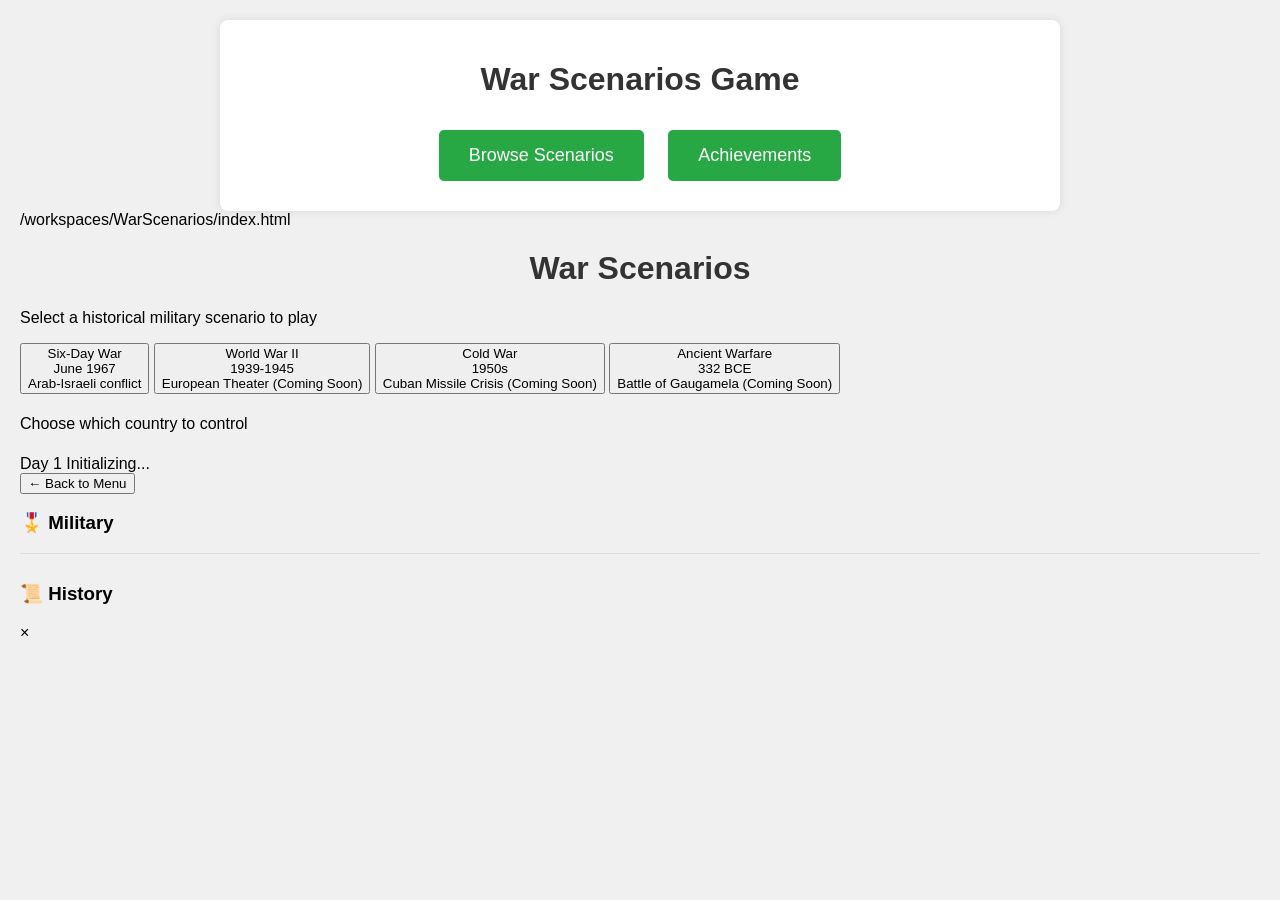
<file: index.html>
<!DOCTYPE html>
<html lang="en">
<head>
    <meta charset="UTF-8">
    <meta name="viewport" content="width=device-width, initial-scale=1.0">
    <title>Six Day War Text Adventure</title>
    <link rel="stylesheet" href="styles.css">
</head>
<body>
    <div id="game-container">
        <h1 id="title">War Scenarios Game</h1>
        <div id="main-menu">
            <button id="browse-scenarios">Browse Scenarios</button>
            <button id="achievements">Achievements</button>
        </div>
        <div id="scenarios-view" style="display: none;">
            <h2>Scenarios</h2>
            <input type="text" id="scenario-search" placeholder="Search scenarios...">
            <div id="scenario-list">
                <div class="scenario-item" data-scenario="sixDayWar">
                    <h3>Six Day War (1967)</h3>
                    <p>Experience the tense lead-up to the 1967 Arab-Israeli war as Israel's Prime Minister.</p>
                    <button class="start-scenario">Start</button>
                </div>
            </div>
        </div>
        <div id="achievements-view" style="display: none;">
            <h2>Achievements</h2>
            <div id="achievements-list">
                <!-- Achievements will be populated here -->
            </div>
        </div>
        <div id="game-ui" style="display: none;">
            <div id="story"></div>
            <div id="turn-info"></div>
            <div id="actions"></div>
            <button id="toggle-debug" style="margin-top: 20px; padding: 8px 12px;">Show Debug</button>
            <div id="debug-panel" style="display: none; margin-top: 20px; background: #f5f5f5; border: 1px solid #ccc; padding: 10px; max-height: 200px; overflow-y: auto; font-family: monospace; font-size: 12px;">
                <h4>Debug Log:</h4>
                <div id="debug-log"></div>
            </div>
        </div>
    </div>
    <script src="scenarios/scenarioManager.js"></script>
    <script src="scenarios/sixDayWar.js"></script>
    <script src="game.js"></script>
</body>
</html></content>
<parameter name="filePath">/workspaces/WarScenarios/index.html<!DOCTYPE html>
<html lang="en">
<head>
    <meta charset="UTF-8">
    <meta name="viewport" content="width=device-width, initial-scale=1.0">
    <title>War Scenarios - Strategic Game</title>
    <link rel="stylesheet" href="styles.css">
</head>
<body>
    <div id="main-container">
        <!-- Scenario Selection Screen -->
        <div id="scenario-selection" class="screen active">
            <h1>War Scenarios</h1>
            <p>Select a historical military scenario to play</p>
            <div class="button-grid">
                <button class="scenario-btn" onclick="gameController.selectScenario('six-day-war')">
                    <div class="scenario-name">Six-Day War</div>
                    <div class="scenario-date">June 1967</div>
                    <div class="scenario-description">Arab-Israeli conflict</div>
                </button>
                <button class="scenario-btn disabled" title="Coming Soon">
                    <div class="scenario-name">World War II</div>
                    <div class="scenario-date">1939-1945</div>
                    <div class="scenario-description">European Theater (Coming Soon)</div>
                </button>
                <button class="scenario-btn disabled" title="Coming Soon">
                    <div class="scenario-name">Cold War</div>
                    <div class="scenario-date">1950s</div>
                    <div class="scenario-description">Cuban Missile Crisis (Coming Soon)</div>
                </button>
                <button class="scenario-btn disabled" title="Coming Soon">
                    <div class="scenario-name">Ancient Warfare</div>
                    <div class="scenario-date">332 BCE</div>
                    <div class="scenario-description">Battle of Gaugamela (Coming Soon)</div>
                </button>
            </div>
        </div>

        <!-- Faction Selection Screen -->
        <div id="faction-selection" class="screen">
            <h1 id="faction-select-title"></h1>
            <p>Choose which country to control</p>
            <div id="faction-buttons" class="button-grid">
                <!-- Faction buttons will be added here -->
            </div>
        </div>

        <!-- Game Screen -->
        <div id="game-screen" class="screen">
            <div class="header">
                <h1 id="scenario-title"></h1>
                <div class="game-info">
                    <span id="turn-counter">Day 1</span>
                    <span id="status-display">Initializing...</span>
                </div>
                <button class="btn-small" onclick="gameController.backToMenu()">← Back to Menu</button>
            </div>

            <div class="game-content">
                <!-- Map/Board Area -->
                <div class="game-board">
                    <div id="map-container" class="map-container">
                        <!-- Game map will be rendered here -->
                    </div>
                </div>

                <!-- Game HUD -->
                <div class="game-hud">
                    <!-- Faction Info -->
                    <div class="faction-panel">
                        <h3 id="faction-name"></h3>
                        <div id="faction-stats" class="stats-list"></div>
                    </div>

                    <!-- Diplomacy Panel -->
                    <div class="action-panel">
                        <div id="diplomacy-panel"></div>
                    </div>

                    <!-- Military Panel -->
                    <div class="action-panel">
                        <h3>🎖️ Military</h3>
                        <div id="military-buttons" class="button-list">
                            <!-- Military action buttons -->
                        </div>
                        <div id="recruitment-panel" style="margin-top: 10px; padding-top: 10px; border-top: 1px solid #ddd;"></div>
                    </div>

                    <!-- Research Panel -->
                    <div class="action-panel">
                        <div id="research-panel"></div>
                    </div>

                    <!-- Event Log -->
                    <div class="event-log">
                        <h3>📜 History</h3>
                        <div id="event-list" class="event-list"></div>
                    </div>
                </div>
            </div>

            <!-- Battle/Decision Modal -->
            <div id="modal" class="modal">
                <div class="modal-content">
                    <span class="close" onclick="gameController.closeModal()">&times;</span>
                    <h2 id="modal-title"></h2>
                    <p id="modal-description"></p>
                    <div id="modal-buttons" class="modal-button-group">
                        <!-- Modal action buttons will be added here -->
                    </div>
                </div>
            </div>
        </div>
    </div>

    <script src="scenarios/scenarioManager.js"></script>
    <script src="scenarios/sixDayWar.js"></script>
    <script src="game.js"></script>
</body>
</html>
</file>
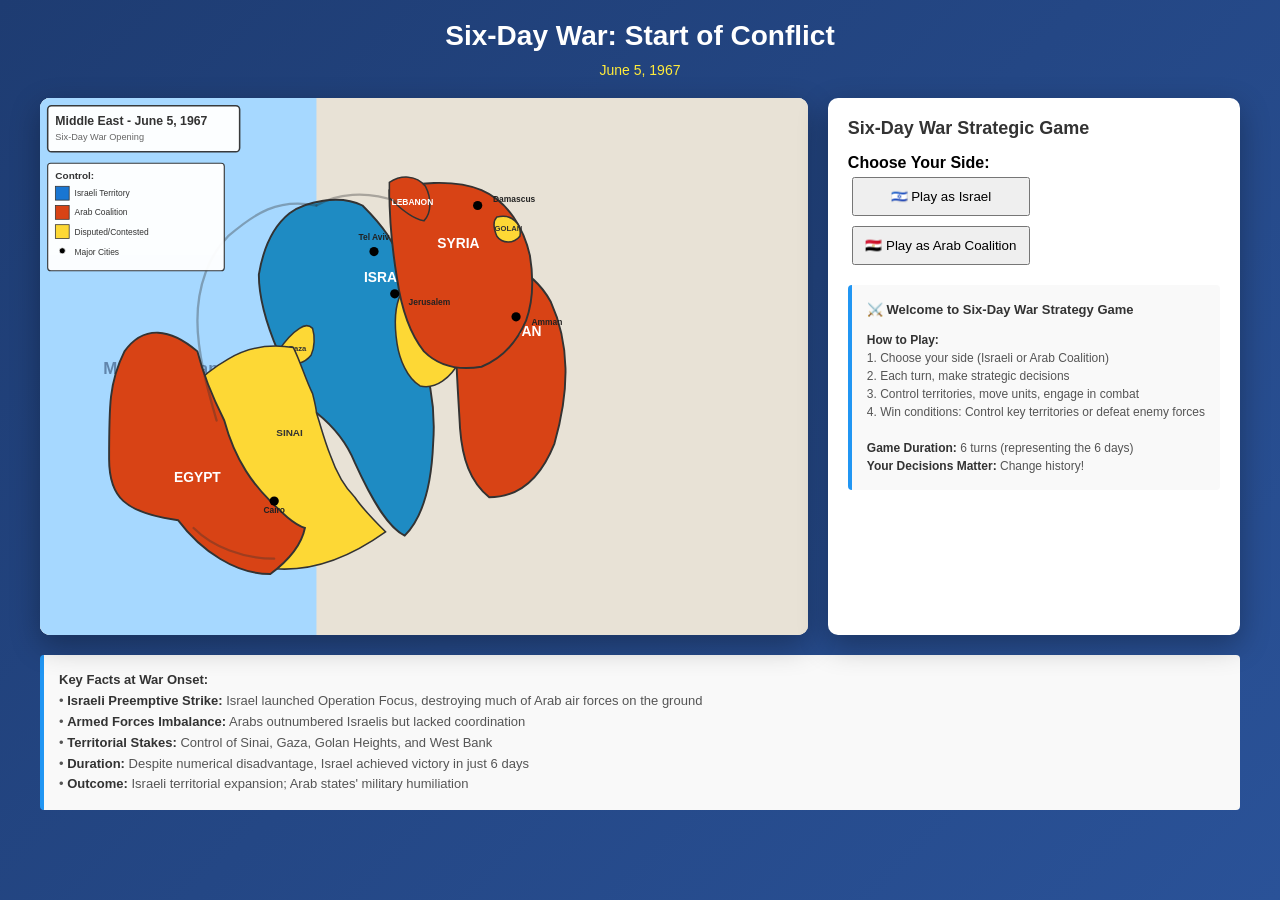
<file: six-day-war-map.html>
<!DOCTYPE html>
<html lang="en">
<head>
    <meta charset="UTF-8">
    <meta name="viewport" content="width=device-width, initial-scale=1.0">
    <title>Six-Day War - Start of Conflict Map</title>
    <style>
        * {
            margin: 0;
            padding: 0;
            box-sizing: border-box;
        }

        body {
            font-family: 'Segoe UI', Tahoma, Geneva, Verdana, sans-serif;
            background: linear-gradient(135deg, #1e3c72 0%, #2a5298 100%);
            min-height: 100vh;
            padding: 20px;
        }

        .container {
            max-width: 1200px;
            margin: 0 auto;
        }

        h1 {
            color: white;
            text-align: center;
            margin-bottom: 10px;
            font-size: 28px;
        }

        .date {
            color: #ffeb3b;
            text-align: center;
            margin-bottom: 20px;
            font-size: 14px;
        }

        .map-container {
            display: flex;
            gap: 20px;
            margin-bottom: 20px;
        }

        .map-section {
            flex: 1;
            background: white;
            border-radius: 10px;
            overflow: hidden;
            box-shadow: 0 10px 30px rgba(0, 0, 0, 0.3);
        }

        svg {
            width: 100%;
            height: auto;
            display: block;
        }

        .map-legend {
            background: white;
            border-radius: 10px;
            padding: 20px;
            box-shadow: 0 10px 30px rgba(0, 0, 0, 0.3);
        }

        .legend-title {
            font-size: 18px;
            font-weight: bold;
            margin-bottom: 15px;
            color: #333;
        }

        .legend-item {
            display: flex;
            align-items: center;
            margin-bottom: 12px;
            padding: 8px;
            border-radius: 5px;
            cursor: pointer;
            transition: background 0.2s;
        }

        .legend-item:hover {
            background: #f5f5f5;
        }

        .legend-color {
            width: 30px;
            height: 30px;
            border-radius: 4px;
            margin-right: 12px;
            border: 2px solid #ddd;
        }

        .legend-text h3 {
            font-size: 14px;
            margin: 0;
            color: #333;
        }

        .legend-text p {
            font-size: 12px;
            color: #666;
            margin: 2px 0 0 0;
        }

        .info-box {
            background: #f9f9f9;
            border-left: 4px solid #2196F3;
            padding: 15px;
            margin-top: 15px;
            border-radius: 4px;
            font-size: 13px;
            line-height: 1.6;
            color: #555;
        }

        .info-box strong {
            color: #333;
        }

        .region-info {
            position: fixed;
            background: white;
            border-radius: 8px;
            padding: 15px;
            box-shadow: 0 5px 20px rgba(0, 0, 0, 0.3);
            font-size: 13px;
            z-index: 1000;
            max-width: 250px;
            display: none;
        }

        .region-info h4 {
            margin-bottom: 8px;
            color: #2196F3;
        }

        .region-info p {
            margin: 5px 0;
            line-height: 1.4;
        }

        @media (max-width: 768px) {
            .map-container {
                flex-direction: column;
            }
        }
    </style>
</head>
<body>
    <div class="container">
        <h1>Six-Day War: Start of Conflict</h1>
        <div class="date">June 5, 1967</div>

        <div class="map-container">
            <div class="map-section">
                <svg viewBox="0 0 1000 700" xmlns="http://www.w3.org/2000/svg" style="background: #E8E2D6;">
                    <!-- Water Background -->
                    <rect width="1000" height="700" fill="#E8E2D6"/>
                    <rect x="0" y="0" width="360" height="700" fill="#A6D8FF"/>
                    <rect x="0" y="0" width="360" height="700" fill="url(#seaFade)" opacity="0.85"/>
                    <defs>
                        <linearGradient id="seaFade" x1="0" y1="0" x2="1" y2="0">
                            <stop offset="0%" stop-color="#A6D8FF" stop-opacity="1"/>
                            <stop offset="100%" stop-color="#A6D8FF" stop-opacity="0.1"/>
                        </linearGradient>
                    </defs>

                    <text x="180" y="360" font-size="22" fill="#3D5A80" opacity="0.65" text-anchor="middle" font-weight="bold">Mediterranean Sea</text>

                    <!-- Palestine/Israel region -->
                    <path d="M 420 140 C 390 125 345 135 325 150 C 300 170 290 200 285 230 C 285 260 295 295 310 330 C 320 360 335 390 360 410 C 385 430 400 450 410 475 C 435 530 455 560 475 570 C 500 545 510 500 512 450 C 515 410 510 370 495 330 C 485 300 478 260 470 220 C 465 190 445 165 420 140 Z"
                          fill="#1E8BC3" stroke="#333" stroke-width="2.5" class="territory" data-region="Israel" id="territory-Israel"/>
                    <text x="455" y="240" font-size="18" font-weight="bold" fill="white" text-anchor="middle" pointer-events="none">ISRAEL</text>

                    <!-- Gaza Strip -->
                    <path d="M 310 330 C 320 315 330 305 338 300 C 345 295 350 295 355 300 C 358 310 358 325 353 335 C 345 345 330 350 320 345 C 312 340 310 335 310 330 Z"
                          fill="#FDD835" stroke="#333" stroke-width="2" class="territory" data-region="Gaza" id="territory-Gaza"/>
                    <text x="335" y="330" font-size="10" font-weight="bold" fill="#333" text-anchor="middle" pointer-events="none">Gaza</text>

                    <!-- West Bank -->
                    <path d="M 470 220 C 494 215 520 225 535 245 C 558 275 560 315 548 340 C 535 365 515 380 495 375 C 478 365 468 340 465 320 C 462 300 460 275 470 255 C 472 240 470 225 470 220 Z"
                          fill="#FDD835" stroke="#333" stroke-width="2" class="territory" data-region="West Bank" id="territory-West Bank"/>
                    <text x="500" y="300" font-size="10" font-weight="bold" fill="#333" text-anchor="middle" pointer-events="none">W.B.</text>

                    <!-- Jordan -->
                    <path d="M 540 215 C 590 200 640 220 665 265 C 690 320 690 380 670 450 C 650 500 620 520 585 520 C 560 500 550 470 547 430 C 545 390 540 330 540 255 L 540 215 Z"
                          fill="#D84315" stroke="#333" stroke-width="2.5" class="territory" data-region="Jordan" id="territory-Jordan"/>
                    <text x="615" y="310" font-size="18" font-weight="bold" fill="white" text-anchor="middle" pointer-events="none">JORDAN</text>

                    <!-- Syria -->
                    <path d="M 455 120 C 485 110 540 105 575 120 C 610 135 630 170 638 205 C 643 235 642 265 633 290 C 620 320 600 340 575 350 C 545 355 520 350 500 330 C 480 305 470 270 465 235 C 460 205 455 160 455 120 Z"
                          fill="#D84315" stroke="#333" stroke-width="2.5" class="territory" data-region="Syria" id="territory-Syria"/>
                    <text x="545" y="195" font-size="18" font-weight="bold" fill="white" text-anchor="middle" pointer-events="none">SYRIA</text>

                    <!-- Lebanon -->
                    <path d="M 455 110 C 470 100 490 100 502 115 C 510 130 510 150 500 160 C 487 158 470 145 455 130 C 455 120 455 110 455 110 Z"
                          fill="#D84315" stroke="#333" stroke-width="2" class="territory" data-region="Lebanon" id="territory-Lebanon"/>
                    <text x="485" y="140" font-size="11" font-weight="bold" fill="white" text-anchor="middle" pointer-events="none">LEBANON</text>

                    <!-- Golan Heights -->
                    <path d="M 595 155 C 615 150 628 165 625 180 C 617 190 602 190 595 180 C 590 168 590 160 595 155 Z"
                          fill="#FDD835" stroke="#333" stroke-width="2" class="territory" data-region="Golan Heights" id="territory-Golan Heights"/>
                    <text x="610" y="173" font-size="10" font-weight="bold" fill="#333" text-anchor="middle" pointer-events="none">GOLAN</text>

                    <!-- Sinai Peninsula -->
                    <path d="M 360 410 C 365 425 370 445 378 465 C 385 485 395 505 410 520 C 420 535 435 550 450 565 C 345 640 255 620 200 560 C 170 520 162 470 175 420 C 185 385 210 360 245 340 C 270 325 300 320 330 325 C 340 345 345 365 355 385 C 360 405 360 410 360 410 Z"
                          fill="#FDD835" stroke="#333" stroke-width="2" class="territory" data-region="Sinai" id="territory-Sinai"/>
                    <text x="325" y="440" font-size="13" font-weight="bold" fill="#333" text-anchor="middle" pointer-events="none">SINAI</text>

                    <!-- Egypt -->
                    <path d="M 180 550 C 210 590 255 620 300 620 C 320 605 340 585 345 560 C 330 555 315 540 300 525 C 280 505 255 475 240 420 C 220 380 210 350 205 330 C 170 300 135 295 110 330 C 90 370 90 400 90 470 C 90 520 110 540 180 550 Z"
                          fill="#D84315" stroke="#333" stroke-width="2.5" class="territory" data-region="Egypt" id="territory-Egypt"/>
                    <text x="205" y="500" font-size="18" font-weight="bold" fill="white" text-anchor="middle" pointer-events="none">EGYPT</text>

                    <!-- Coastal and geographic details -->
                    <path d="M 360 140 C 310 130 280 150 245 180 C 220 205 205 245 205 290 C 205 335 220 385 230 420"
                          fill="none" stroke="#333" stroke-width="3" stroke-linecap="round" opacity="0.35"/>
                    <path d="M 360 140 C 385 125 425 120 465 135"
                          fill="none" stroke="#333" stroke-width="3" stroke-linecap="round" opacity="0.35"/>
                    <path d="M 200 560 C 225 585 265 600 305 600"
                          fill="none" stroke="#333" stroke-width="3" stroke-linecap="round" opacity="0.35"/>

                    <!-- Major Cities -->
                    <circle cx="435" cy="200" r="6" fill="#000" class="city" data-city="Tel Aviv"/>
                    <text x="435" y="185" font-size="11" fill="#222" font-weight="bold" text-anchor="middle">Tel Aviv</text>

                    <circle cx="462" cy="255" r="6" fill="#000" class="city" data-city="Jerusalem"/>
                    <text x="480" y="269" font-size="11" fill="#222" font-weight="bold">Jerusalem</text>

                    <circle cx="305" cy="525" r="6" fill="#000" class="city" data-city="Cairo"/>
                    <text x="305" y="540" font-size="11" fill="#222" font-weight="bold" text-anchor="middle">Cairo</text>

                    <circle cx="570" cy="140" r="6" fill="#000" class="city" data-city="Damascus"/>
                    <text x="590" y="135" font-size="11" fill="#222" font-weight="bold">Damascus</text>

                    <circle cx="620" cy="285" r="6" fill="#000" class="city" data-city="Amman"/>
                    <text x="640" y="295" font-size="11" fill="#222" font-weight="bold">Amman</text>

                    <!-- Title Box -->
                    <rect x="10" y="10" width="250" height="60" fill="white" stroke="#333" stroke-width="2" rx="5" opacity="0.96"/>
                    <text x="20" y="35" font-size="16" font-weight="bold" fill="#333">Middle East - June 5, 1967</text>
                    <text x="20" y="55" font-size="12" fill="#666">Six-Day War Opening</text>

                    <!-- Legend Box -->
                    <rect x="10" y="85" width="230" height="140" fill="white" stroke="#333" stroke-width="1.5" rx="4" opacity="0.96"/>
                    <text x="20" y="105" font-size="13" font-weight="bold" fill="#333">Control:</text>
                    
                    <rect x="20" y="115" width="18" height="18" fill="#1976D2" stroke="#333" stroke-width="1"/>
                    <text x="45" y="128" font-size="11" fill="#333">Israeli Territory</text>
                    
                    <rect x="20" y="140" width="18" height="18" fill="#D84315" stroke="#333" stroke-width="1"/>
                    <text x="45" y="153" font-size="11" fill="#333">Arab Coalition</text>
                    
                    <rect x="20" y="165" width="18" height="18" fill="#FDD835" stroke="#333" stroke-width="1"/>
                    <text x="45" y="178" font-size="11" fill="#333">Disputed/Contested</text>

                    <circle cx="29" cy="199" r="4" fill="#000" stroke="#fff" stroke-width="1"/>
                    <text x="45" y="204" font-size="11" fill="#333">Major Cities</text>
                </svg>
            </div>

            <div class="map-legend">
                <div class="legend-title">Six-Day War Strategic Game</div>

                <div style="margin-bottom: 15px;">
                    <label><strong>Choose Your Side:</strong></label><br/>
                    <button style="width: 48%; padding: 10px; margin: 5px 1%;" onclick="chooseSide('israel')">🇮🇱 Play as Israel</button>
                    <button style="width: 48%; padding: 10px; margin: 5px 1%;" onclick="chooseSide('arab')">🇪🇬 Play as Arab Coalition</button>
                </div>

                <div class="info-box" id="info-display" style="margin-top: 10px;">
                    <strong>⚔️ Welcome to Six-Day War Strategy Game</strong>
                    <p style="margin-top: 10px; font-size: 12px; line-height: 1.5;">
                        <strong>How to Play:</strong><br/>
                        1. Choose your side (Israeli or Arab Coalition)<br/>
                        2. Each turn, make strategic decisions<br/>
                        3. Control territories, move units, engage in combat<br/>
                        4. Win conditions: Control key territories or defeat enemy forces<br/>
                        <br/>
                        <strong>Game Duration:</strong> 6 turns (representing the 6 days)<br/>
                        <strong>Your Decisions Matter:</strong> Change history!
                    </p>
                </div>

                <div id="game-panel" style="display: none; margin-top: 15px;">
                    <div class="info-box" style="border-left-color: #4CAF50;">
                        <strong>Turn: <span id="current-turn">1</span>/6</strong><br/>
                        <strong id="player-side">Your Side: Israel</strong><br/>
                        <br/>
                        <strong>Forces:</strong><br/>
                        Israeli: <span id="israeli-units">8</span> units | Morale: <span id="israeli-morale">85</span>%<br/>
                        Arab: <span id="arab-units">12</span> units | Morale: <span id="arab-morale">70</span>%<br/>
                        <br/>
                        <button style="width: 100%; padding: 10px; background: #4CAF50; color: white; border: none; border-radius: 4px; cursor: pointer; font-weight: bold;" onclick="nextTurn()">End Turn</button>
                    </div>

                    <div class="info-box" style="border-left-color: #FF9800; margin-top: 10px;">
                        <strong>Available Actions:</strong>
                        <div id="actions-list" style="font-size: 11px; margin-top: 8px;"></div>
                    </div>

                    <div id="battle-log" class="info-box" style="border-left-color: #2196F3; margin-top: 10px; display: none;">
                        <strong>Battle Report:</strong>
                        <div id="battle-report" style="font-size: 10px; margin-top: 8px; max-height: 100px; overflow-y: auto;"></div>
                    </div>
                </div>
            </div>
        </div>

        <div class="info-box" style="margin-top: 20px;">
            <strong>Key Facts at War Onset:</strong>
            <p>• <strong>Israeli Preemptive Strike:</strong> Israel launched Operation Focus, destroying much of Arab air forces on the ground<br/>
            • <strong>Armed Forces Imbalance:</strong> Arabs outnumbered Israelis but lacked coordination<br/>
            • <strong>Territorial Stakes:</strong> Control of Sinai, Gaza, Golan Heights, and West Bank<br/>
            • <strong>Duration:</strong> Despite numerical disadvantage, Israel achieved victory in just 6 days<br/>
            • <strong>Outcome:</strong> Israeli territorial expansion; Arab states' military humiliation
            </p>
        </div>
    </div>

    <div class="region-info" id="tooltip"></div>

    <script>
        // Game State
        let gameState = {
            turn: 0,
            playerSide: null, // 'israel' or 'arab'
            isrealUnits: 8,
            arabUnits: 12,
            israeliMorale: 85,
            arabMorale: 70,
            territoriesControl: {
                'Israel': 'israel',
                'Egypt': 'arab',
                'Syria': 'arab',
                'Jordan': 'arab',
                'Lebanon': 'arab',
                'West Bank': 'disputed',
                'Gaza': 'disputed',
                'Sinai': 'disputed',
                'Golan Heights': 'disputed'
            },
            battleLog: [],
            usedActions: [] // Track which actions have been used
        };

        // Strategic Actions available (with usage limits)
        const strategicActions = {
            israel: [
                { id: 'air-strike', name: '✈️ Preemptive Air Strike', effect: 'arab-morale-hit', value: -20, maxUses: 1 },
                { id: 'sinai-advance', name: '🚀 Advance into Sinai', effect: 'capture-territory', territory: 'Sinai', maxUses: 1 },
                { id: 'golan-attack', name: '🎯 Attack Golan Heights', effect: 'capture-territory', territory: 'Golan Heights', maxUses: 1 },
                { id: 'west-bank-secure', name: '📍 Secure West Bank', effect: 'capture-territory', territory: 'West Bank', maxUses: 1 },
                { id: 'morale-boost', name: '💪 Boost Morale', effect: 'israel-morale-boost', value: 10, maxUses: 2 },
                { id: 'reinforce', name: '🛡️ Reinforce Positions', effect: 'israel-units-gain', value: 1, maxUses: 3 }
            ],
            arab: [
                { id: 'coordination', name: '🌍 Unit Coordination', effect: 'arab-morale-boost', value: 15, maxUses: 2 },
                { id: 'defense-setup', name: '🛡️ Defensive Positions', effect: 'arab-defense-boost', value: 10, maxUses: 2 },
                { id: 'counterattack', name: '💣 Counterattack Israeli', effect: 'israel-units-loss', value: 2, maxUses: 2 },
                { id: 'reposition', name: '🔄 Reposition Forces', effect: 'reorganize-units', value: 3, maxUses: 3 },
                { id: 'air-defense', name: '✈️ Air Defense Setup', effect: 'arab-air-defense', value: 15, maxUses: 1 },
                { id: 'alliance-support', name: '🤝 Request Alliance Support', effect: 'arab-units-gain', value: 2, maxUses: 1 }
            ]
        };

        // Regional Information
        const regionInfo = {
            'Israel': {
                control: 'Israeli',
                pop: '~2.8 million',
                military: 'Well-trained, modern equipment',
                strategy: 'Preemptive strike planned'
            },
            'Egypt': {
                control: 'Arab',
                pop: '~30 million',
                military: 'Largest Arab force, ~900 aircraft',
                strategy: 'Defensive; uncoordinated with allies'
            },
            'Syria': {
                control: 'Arab',
                pop: '~5.3 million',
                military: 'Soviet-equipped, strong position',
                strategy: 'Supporting Egyptian offensive'
            },
            'Jordan': {
                control: 'Arab',
                pop: '~2.2 million',
                military: 'Smaller force but well-trained',
                strategy: 'Defending territory'
            },
            'Sinai': {
                control: 'Disputed (Egyptian)',
                pop: 'Sparsely populated',
                military: 'Egyptian bases and troops',
                strategy: 'Key battleground'
            },
            'West Bank': {
                control: 'Disputed (Jordanian)',
                pop: '~600,000 Palestinians',
                military: 'Jordanian garrison',
                strategy: 'Critical territory for Palestinians'
            },
            'Gaza': {
                control: 'Disputed (Egyptian)',
                pop: '~350,000 Palestinians',
                military: 'Egyptian forces, Palestinian fighters',
                strategy: 'Strategic location near Israel'
            },
            'Lebanon': {
                control: 'Arab (mostly neutral)',
                pop: '~2.1 million',
                military: 'Limited involvement',
                strategy: 'Stayed largely neutral'
            },
            'Golan Heights': {
                control: 'Disputed (Syrian)',
                pop: 'Sparsely populated',
                military: 'Syrian fortifications',
                strategy: 'Strategic high ground'
            }
        };

        function chooseSide(side) {
            gameState.playerSide = side;
            gameState.turn = 1;
            gameState.usedActions = []; // Reset used actions
            // Reset territories to starting positions
            gameState.territoriesControl = {
                'Israel': 'israel',
                'Egypt': 'arab',
                'Syria': 'arab',
                'Jordan': 'arab',
                'Lebanon': 'arab',
                'West Bank': 'disputed',
                'Gaza': 'disputed',
                'Sinai': 'disputed',
                'Golan Heights': 'disputed'
            };
            // Reset territory colors
            Object.keys(gameState.territoriesControl).forEach(territory => {
                changeTerritoryColor(territory, gameState.territoriesControl[territory]);
            });
            document.getElementById('game-panel').style.display = 'block';
            document.getElementById('player-side').textContent = side === 'israel' ? 'Your Side: 🇮🇱 Israel' : 'Your Side: 🇪🇬 Arab Coalition';
            updateGameDisplay();
            generateActions();
        }

        function updateGameDisplay() {
            document.getElementById('current-turn').textContent = gameState.turn;
            document.getElementById('israeli-units').textContent = gameState.isrealUnits;
            document.getElementById('arab-units').textContent = gameState.arabUnits;
            document.getElementById('israeli-morale').textContent = gameState.israeliMorale;
            document.getElementById('arab-morale').textContent = gameState.arabMorale;
        }

        function generateActions() {
            const actions = strategicActions[gameState.playerSide] || [];
            let html = '<div style="display: flex; flex-direction: column; gap: 8px;">';
            actions.forEach((action, idx) => {
                const usedCount = gameState.usedActions.filter(used => used === action.id).length;
                const canUse = usedCount < action.maxUses;
                const buttonStyle = canUse 
                    ? 'background: #2196F3; color: white; cursor: pointer;' 
                    : 'background: #ccc; color: #666; cursor: not-allowed;';
                
                html += `<button style="padding: 8px; border: none; border-radius: 4px; font-size: 11px; text-align: left; ${buttonStyle}" 
                         ${canUse ? `onclick="executeAction(${idx})"` : 'disabled'}>
                         ${action.name} ${usedCount > 0 ? `(${usedCount}/${action.maxUses})` : ''}
                         </button>`;
            });
            html += '</div>';
            document.getElementById('actions-list').innerHTML = html;
        }

        function executeAction(actionIndex) {
            const actions = strategicActions[gameState.playerSide];
            const action = actions[actionIndex];
            
            // Check if action can be used
            const usedCount = gameState.usedActions.filter(used => used === action.id).length;
            if (usedCount >= action.maxUses) return;
            
            // Mark action as used
            gameState.usedActions.push(action.id);
            
            let report = `Turn ${gameState.turn}: `;

            if (action.effect === 'arab-morale-hit') {
                gameState.arabMorale = Math.max(0, gameState.arabMorale + action.value);
                report += `Israeli Preemptive Air Strike! Arab morale drops to ${gameState.arabMorale}%.`;
                gameState.isrealUnits = Math.min(gameState.isrealUnits + 2, 12);
            } else if (action.effect === 'arab-morale-boost') {
                gameState.arabMorale = Math.min(100, gameState.arabMorale + action.value);
                report += `Arab forces coordinate! Morale increases to ${gameState.arabMorale}%.`;
            } else if (action.effect === 'capture-territory') {
                const territory = action.territory;
                gameState.territoriesControl[territory] = 'israel';
                changeTerritoryColor(territory, 'israel');
                report += `Israeli forces captured ${territory}!`;
            } else if (action.effect === 'israel-units-loss') {
                gameState.isrealUnits = Math.max(0, gameState.isrealUnits - action.value);
                report += `Arab counterattack! Israeli units reduced to ${gameState.isrealUnits}.`;
            } else if (action.effect === 'israel-morale-boost') {
                gameState.israeliMorale = Math.min(100, gameState.israeliMorale + action.value);
                report += `Israeli forces boost morale to ${gameState.israeliMorale}%.`;
            } else if (action.effect === 'israel-units-gain') {
                gameState.isrealUnits = Math.min(gameState.isrealUnits + action.value, 15);
                report += `Israeli reinforcements arrive! Units increased to ${gameState.isrealUnits}.`;
            } else if (action.effect === 'arab-defense-boost') {
                gameState.arabMorale = Math.min(100, gameState.arabMorale + action.value);
                report += `Arab defensive positions strengthened!`;
            } else if (action.effect === 'reorganize-units') {
                gameState.arabUnits = Math.min(gameState.arabUnits + action.value, 18);
                report += `Arab forces reorganize! Units increased to ${gameState.arabUnits}.`;
            } else if (action.effect === 'arab-air-defense') {
                gameState.arabMorale = Math.min(100, gameState.arabMorale + action.value);
                report += `Arab air defenses established!`;
            } else if (action.effect === 'arab-units-gain') {
                gameState.arabUnits = Math.min(gameState.arabUnits + action.value, 18);
                report += `Alliance support arrives! Arab units increased to ${gameState.arabUnits}.`;
            }

            gameState.battleLog.push(report);
            showBattleReport(report);
            updateGameDisplay();
            generateActions(); // Refresh actions to show updated usage

            checkWinCondition();
        }

        function changeTerritoryColor(territory, newController) {
            const territoryElement = document.getElementById(`territory-${territory}`);
            if (territoryElement) {
                if (newController === 'israel') {
                    territoryElement.setAttribute('fill', '#1976D2'); // Israeli blue
                } else if (newController === 'arab') {
                    territoryElement.setAttribute('fill', '#D84315'); // Arab red
                } else {
                    territoryElement.setAttribute('fill', '#FDD835'); // Disputed yellow
                }
            }
        }

        function showBattleReport(report) {
            document.getElementById('battle-log').style.display = 'block';
            let html = gameState.battleLog.map(log => `<div>• ${log}</div>`).join('');
            document.getElementById('battle-report').innerHTML = html;
        }

        function nextTurn() {
            if (gameState.turn < 6) {
                gameState.turn++;
                // Simulate enemy action
                simulateEnemyTurn();
                updateGameDisplay();
                generateActions();
            } else {
                endGame();
            }
        }

        function simulateEnemyTurn() {
            const enemySide = gameState.playerSide === 'israel' ? 'arab' : 'israel';
            const enemyActions = strategicActions[enemySide];
            
            // Filter available actions (not used up)
            const availableActions = enemyActions.filter(action => {
                const usedCount = gameState.usedActions.filter(used => used === action.id).length;
                return usedCount < action.maxUses;
            });
            
            if (availableActions.length === 0) {
                // No actions left, do a basic action
                let report = `Turn ${gameState.turn} (Enemy): Enemy forces maintain defensive positions.`;
                gameState.battleLog.push(report);
                showBattleReport(report);
                return;
            }
            
            const randomAction = availableActions[Math.floor(Math.random() * availableActions.length)];
            
            // Mark enemy action as used
            gameState.usedActions.push(randomAction.id);
            
            let report = `Turn ${gameState.turn} (Enemy): `;

            if (enemySide === 'arab') {
                if (randomAction.effect === 'arab-defense-boost') {
                    gameState.arabMorale = Math.min(100, gameState.arabMorale + 10);
                    report += 'Arab forces secure defensive positions.';
                } else if (randomAction.effect === 'arab-morale-boost') {
                    gameState.arabMorale = Math.min(100, gameState.arabMorale + randomAction.value);
                    report += 'Arab forces coordinate effectively.';
                } else if (randomAction.effect === 'israel-units-loss') {
                    gameState.isrealUnits = Math.max(0, gameState.isrealUnits - randomAction.value);
                    report += 'Arab counterattack damages Israeli forces.';
                } else if (randomAction.effect === 'reorganize-units') {
                    gameState.arabUnits = Math.min(gameState.arabUnits + randomAction.value, 18);
                    report += 'Arab forces reorganize and gain reinforcements.';
                } else if (randomAction.effect === 'arab-air-defense') {
                    gameState.arabMorale = Math.min(100, gameState.arabMorale + randomAction.value);
                    report += 'Arab air defenses are established.';
                } else if (randomAction.effect === 'arab-units-gain') {
                    gameState.arabUnits = Math.min(gameState.arabUnits + randomAction.value, 18);
                    report += 'Alliance support strengthens Arab forces.';
                }
            } else {
                // Israeli enemy actions
                if (randomAction.effect === 'arab-morale-hit') {
                    gameState.arabMorale = Math.max(0, gameState.arabMorale - 15);
                    report += 'Israeli air superiority weakens Arab forces.';
                } else if (randomAction.effect === 'capture-territory') {
                    const territory = randomAction.territory;
                    gameState.territoriesControl[territory] = 'israel';
                    changeTerritoryColor(territory, 'israel');
                    report += `Israeli forces capture ${territory}!`;
                } else if (randomAction.effect === 'israel-morale-boost') {
                    gameState.israeliMorale = Math.min(100, gameState.israeliMorale + randomAction.value);
                    report += 'Israeli morale remains high.';
                } else if (randomAction.effect === 'israel-units-gain') {
                    gameState.isrealUnits = Math.min(gameState.isrealUnits + randomAction.value, 15);
                    report += 'Israeli reinforcements arrive.';
                }
            }

            gameState.battleLog.push(report);
            showBattleReport(report);
        }

        function checkWinCondition() {
            const israelTerritories = Object.values(gameState.territoriesControl).filter(c => c === 'israel').length;
            const arabTerritories = Object.values(gameState.territoriesControl).filter(c => c === 'arab').length;
            const disputedTerritories = Object.values(gameState.territoriesControl).filter(c => c === 'disputed').length;

            // Win conditions
            if (gameState.isrealUnits <= 0 || gameState.israeliMorale <= 0) {
                endGame('arab');
                return;
            }
            if (gameState.arabUnits <= 0 || gameState.arabMorale <= 0) {
                endGame('israel');
                return;
            }

            // Territory-based victory
            if (israelTerritories >= 7) { // Israel controls most territories
                endGame('israel');
                return;
            }
            if (arabTerritories >= 6) { // Arab coalition maintains control
                endGame('arab');
                return;
            }

            // End of game after 6 turns
            if (gameState.turn >= 6) {
                if (israelTerritories > arabTerritories) {
                    endGame('israel');
                } else {
                    endGame('arab');
                }
                return;
            }
        }

        function endGame(winner = null) {
            if (!winner) {
                const israelTerritories = Object.values(gameState.territoriesControl).filter(c => c === 'israel').length;
                winner = israelTerritories > 4 ? 'israel' : 'arab';
            }

            const message = winner === 'israel' 
                ? '🇮🇱 Israel Wins! (Historical Outcome)' 
                : '🇪🇬 Arab Coalition Wins! (Alternate History!)';

            const israelTerritories = Object.values(gameState.territoriesControl).filter(c => c === 'israel').length;
            const arabTerritories = Object.values(gameState.territoriesControl).filter(c => c === 'arab').length;

            alert(`Game Over!\n\n${message}\n\nFinal Stats:\n- Israeli Units: ${gameState.isrealUnits} | Morale: ${gameState.israeliMorale}%\n- Arab Units: ${gameState.arabUnits} | Morale: ${gameState.arabMorale}%\n- Territories Controlled: Israel ${israelTerritories}, Arab ${arabTerritories}\n\nClick "OK" to start a new game!`);
            
            // Reset game
            document.getElementById('game-panel').style.display = 'none';
            document.getElementById('battle-log').style.display = 'none';
            document.getElementById('info-display').innerHTML = '<strong>⚔️ Welcome to Six-Day War Strategy Game</strong><p style="margin-top: 10px; font-size: 12px; line-height: 1.5;"><strong>How to Play:</strong><br/>1. Choose your side (Israeli or Arab Coalition)<br/>2. Each turn, make strategic decisions<br/>3. Control territories, move units, engage in combat<br/>4. Win conditions: Control key territories or defeat enemy forces<br/><br/><strong>Game Duration:</strong> 6 turns (representing the 6 days)<br/><strong>Your Decisions Matter:</strong> Change history!</p>';
        }

        function showRegionInfo(region) {
            const info = regionInfo[region];
            let html = `<h4>${region}</h4>`;
            html += `<p><strong>Control:</strong> ${info.control}</p>`;
            html += `<p><strong>Population:</strong> ${info.pop}</p>`;
            html += `<p><strong>Military:</strong> ${info.military}</p>`;
            html += `<p><strong>Strategy:</strong> ${info.strategy}</p>`;
            document.getElementById('info-display').innerHTML = html;
        }

        // Add click handlers to territories
        document.addEventListener('DOMContentLoaded', function() {
            document.querySelectorAll('.territory').forEach(territory => {
                territory.addEventListener('click', function() {
                    const region = this.getAttribute('data-region');
                    if (regionInfo[region]) {
                        showRegionInfo(region);
                    }
                });
                territory.addEventListener('mouseover', function() {
                    this.style.opacity = '0.8';
                    this.style.cursor = 'pointer';
                });
                territory.addEventListener('mouseout', function() {
                    this.style.opacity = '1';
                });
            });
        });
    </script>
</body>
</html>
</file>
<file: styles.css>
body {
    font-family: Arial, sans-serif;
    background-color: #f0f0f0;
    margin: 0;
    padding: 20px;
}

#game-container {
    max-width: 800px;
    margin: 0 auto;
    background-color: white;
    padding: 20px;
    border-radius: 8px;
    box-shadow: 0 0 10px rgba(0,0,0,0.1);
}

h1 {
    text-align: center;
    color: #333;
}

#story {
    height: 300px;
    overflow-y: auto;
    border: 1px solid #ccc;
    padding: 10px;
    margin-bottom: 10px;
    background-color: #fafafa;
    white-space: pre-wrap;
}

#turn-info {
    margin-bottom: 20px;
    font-weight: bold;
    color: #555;
}

.action-group {
    margin-bottom: 15px;
    padding: 12px;
    border: 1px solid #ddd;
    border-radius: 8px;
    background-color: #fff;
}

.action-group h3 {
    margin: 0 0 10px;
    font-size: 16px;
    color: #333;
}

.action-group button {
    margin: 4px 6px 4px 0;
    padding: 10px 16px;
    font-size: 14px;
    background-color: #007bff;
    color: white;
    border: none;
    cursor: pointer;
    border-radius: 5px;
}

.action-group button:hover {
    background-color: #0056b3;
}

#actions button.secondary {
    background-color: #6c757d;
}

#actions button.secondary:hover {
    background-color: #5a6268;
}

#toggle-debug {
    background-color: #6c757d;
    color: white;
    border: none;
    cursor: pointer;
    border-radius: 5px;
    padding: 8px 12px;
}

#toggle-debug:hover {
    background-color: #5a6268;
}

#main-menu {
    text-align: center;
    margin-top: 20px;
}

#main-menu button {
    margin: 10px;
    padding: 15px 30px;
    font-size: 18px;
    background-color: #28a745;
    color: white;
    border: none;
    cursor: pointer;
    border-radius: 5px;
}

#main-menu button:hover {
    background-color: #218838;
}

#scenarios-view, #achievements-view {
    margin-top: 20px;
}

#scenario-search {
    width: 100%;
    padding: 10px;
    font-size: 16px;
    margin-bottom: 20px;
}

.scenario-item {
    border: 1px solid #ccc;
    padding: 15px;
    margin-bottom: 10px;
    border-radius: 5px;
    background-color: #f9f9f9;
}

.scenario-item h3 {
    margin-top: 0;
}

.start-scenario {
    background-color: #007bff;
    color: white;
    border: none;
    padding: 10px 20px;
    cursor: pointer;
    border-radius: 5px;
}

.start-scenario:hover {
    background-color: #0056b3;
}

#achievements-list {
    display: flex;
    flex-wrap: wrap;
}

.achievement {
    border: 1px solid #ccc;
    padding: 15px;
    margin: 10px;
    border-radius: 5px;
    background-color: #f9f9f9;
    width: 200px;
}

.achievement.unlocked {
    background-color: #d4edda;
}

.achievement.locked {
    background-color: #f8d7da;
    opacity: 0.6;
}
</file>
